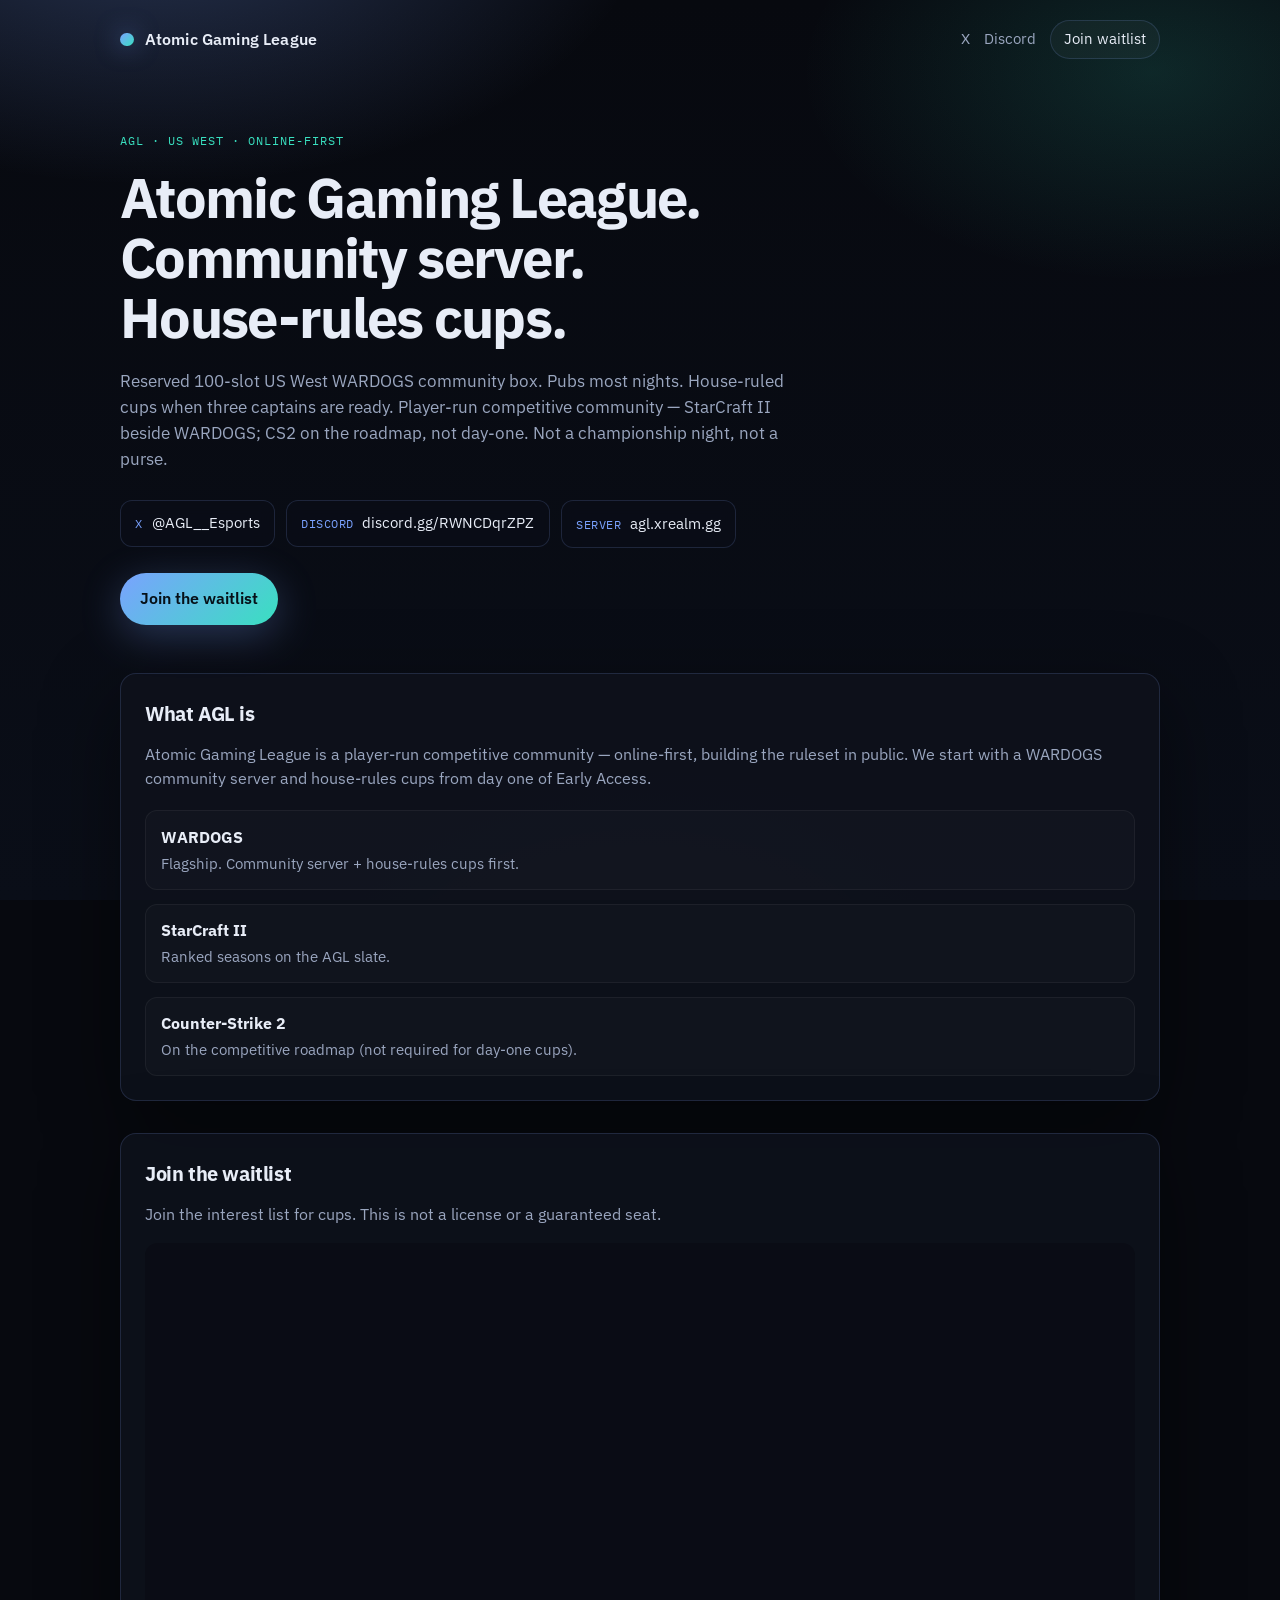
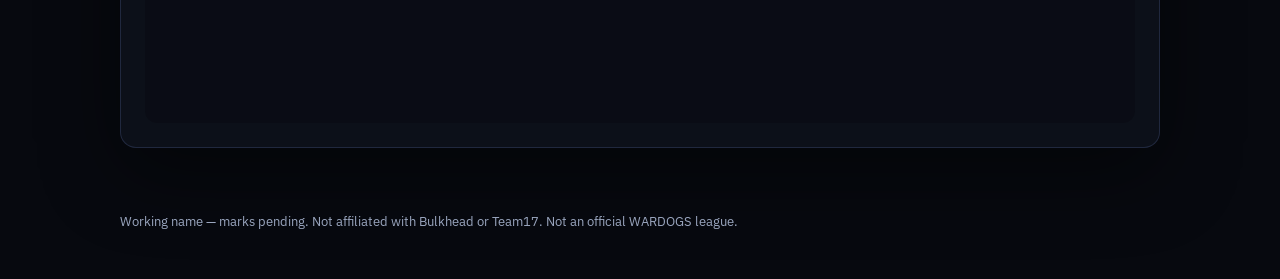
<file: index.html>
<!DOCTYPE html>
<html lang="en">
<head>
  <meta charset="utf-8" />
  <meta name="viewport" content="width=device-width, initial-scale=1" />
  <title>Atomic Gaming League — Waitlist</title>
  <meta name="description" content="Atomic Gaming League — player-run competitive community. Interest list for US West WARDOGS cups. Not a license." />
  <meta name="theme-color" content="#07090f" />
  <link rel="preconnect" href="https://fonts.googleapis.com" />
  <link rel="preconnect" href="https://fonts.gstatic.com" crossorigin />
  <link href="https://fonts.googleapis.com/css2?family=IBM+Plex+Sans:wght@400;500;600;700&family=IBM+Plex+Mono:wght@500&display=swap" rel="stylesheet" />
  <link rel="stylesheet" href="./styles.css" />
</head>
<body>
  <div class="bg" aria-hidden="true"></div>
  <header class="top">
    <div class="brand">
      <span class="mark" aria-hidden="true"></span>
      <span class="brand-text">Atomic Gaming League</span>
    </div>
    <nav class="nav" aria-label="Primary">
      <a href="https://x.com/AGL__Esports" rel="noopener noreferrer" target="_blank">X</a>
      <a href="https://discord.gg/RWNCDqrZPZ" rel="noopener noreferrer" target="_blank">Discord</a>
      <a href="#waitlist" class="nav-cta">Join waitlist</a>
    </nav>
  </header>

  <main>
    <section class="hero">
      <p class="eyebrow">AGL · US West · Online-first</p>
      <h1>Atomic Gaming League.<br />Community server.<br />House-rules cups.</h1>
      <p class="sub">
        Reserved 100-slot US West WARDOGS community box. Pubs most nights.
        House-ruled cups when three captains are ready. Player-run competitive community —
        StarCraft II beside WARDOGS; CS2 on the roadmap, not day-one. Not a championship night, not a purse.
      </p>
      <div class="join" aria-label="Join links">
        <a class="chip" href="https://x.com/AGL__Esports" rel="noopener noreferrer" target="_blank">
          <span class="chip-k">X</span>
          <span class="chip-v">@AGL__Esports</span>
        </a>
        <a class="chip" href="https://discord.gg/RWNCDqrZPZ" rel="noopener noreferrer" target="_blank">
          <span class="chip-k">Discord</span>
          <span class="chip-v">discord.gg/RWNCDqrZPZ</span>
        </a>
        <a class="chip" href="https://agl.xrealm.gg" rel="noopener noreferrer" target="_blank">
          <span class="chip-k">Server</span>
          <span class="chip-v">agl.xrealm.gg</span>
        </a>
      </div>
      <p class="cta-row">
        <a class="btn" href="#waitlist">Join the waitlist</a>
      </p>
    </section>

    <section class="panel about" id="about">
      <h2>What AGL is</h2>
      <p>
        Atomic Gaming League is a player-run competitive community — online-first, building the ruleset in public.
        We start with a WARDOGS community server and house-rules cups from day one of Early Access.
      </p>
      <ul class="games">
        <li>
          <strong>WARDOGS</strong>
          <span>Flagship. Community server + house-rules cups first.</span>
        </li>
        <li>
          <strong>StarCraft II</strong>
          <span>Ranked seasons on the AGL slate.</span>
        </li>
        <li>
          <strong>Counter-Strike 2</strong>
          <span>On the competitive roadmap (not required for day-one cups).</span>
        </li>
      </ul>
    </section>

    <section class="panel waitlist" id="waitlist">
      <h2>Join the waitlist</h2>
      <p class="waitlist-lead">Join the interest list for cups. This is not a license or a guaranteed seat.</p>
      <div class="tally-wrap">
        <iframe
          data-tally-src="https://tally.so/embed/LZrl7p?alignLeft=1&hideTitle=1&transparentBackground=1&dynamicHeight=1"
          loading="lazy"
          width="100%"
          height="480"
          frameborder="0"
          marginheight="0"
          marginwidth="0"
          title="Atomic Gaming League waitlist"
        ></iframe>
      </div>
    </section>
  </main>

  <footer class="foot">
    <p>Working name — marks pending. Not affiliated with Bulkhead or Team17. Not an official WARDOGS league.</p>
  </footer>

  <script>
    var d = document, w = "https://tally.so/widgets/embed.js",
      v = function () { "undefined" != typeof Tally ? Tally.loadEmbeds() : d.querySelectorAll("iframe[data-tally-src]:not([src])").forEach(function (e) { e.src = e.dataset.tallySrc }) };
    if ("undefined" != typeof Tally) v();
    else if (d.querySelector('script[src="' + w + '"]') == null) {
      var s = d.createElement("script"); s.src = w; s.onload = v; s.onerror = v; d.body.appendChild(s);
    }
  </script>
</body>
</html>
</file>
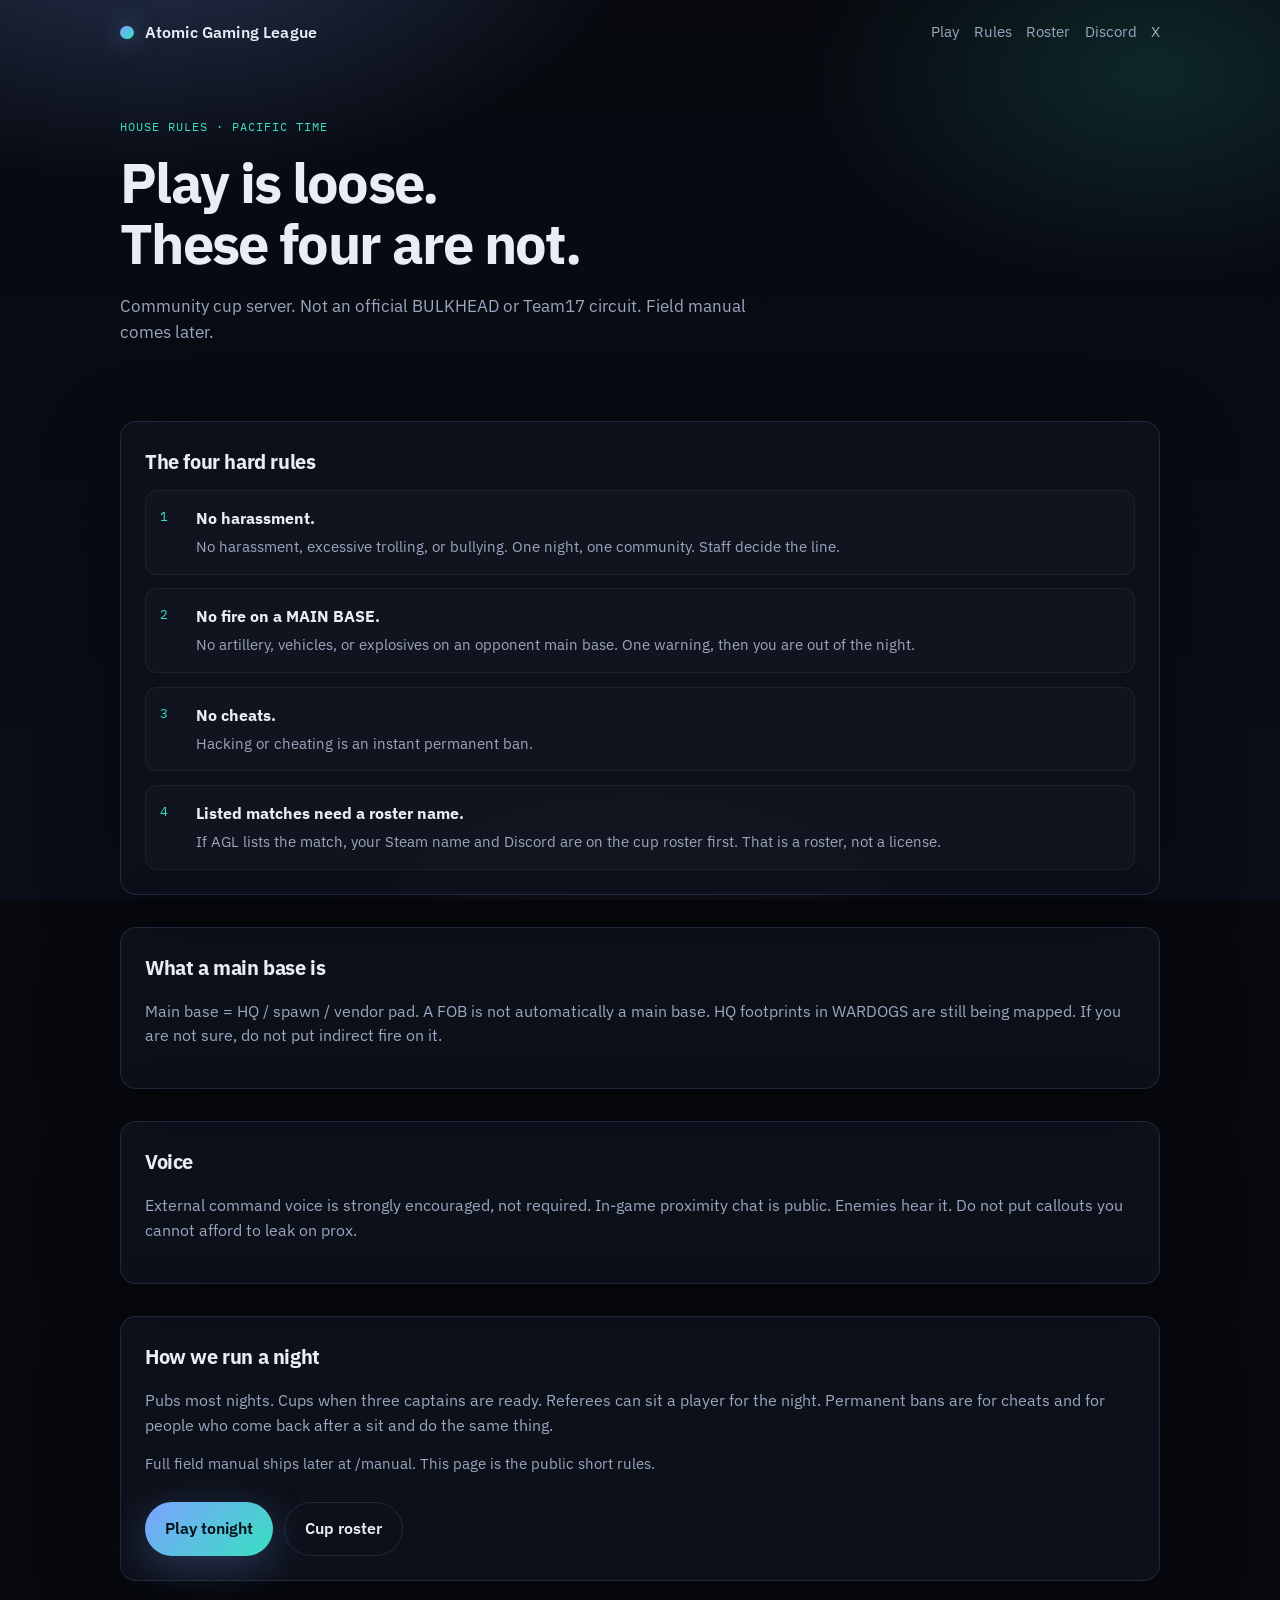
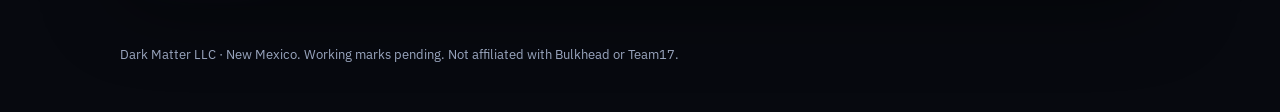
<file: rules.html>
<!DOCTYPE html>
<html lang="en">
<head>
  <meta charset="utf-8" />
  <meta name="viewport" content="width=device-width, initial-scale=1" />
  <title>House rules — Atomic Gaming League</title>
  <meta name="description" content="AGL house rules. Play is loose. Four hard lines: no harassment, no fire on a main base, no cheats, roster for listed matches." />
  <meta name="theme-color" content="#07090f" />
  <link rel="preconnect" href="https://fonts.googleapis.com" />
  <link rel="preconnect" href="https://fonts.gstatic.com" crossorigin />
  <link href="https://fonts.googleapis.com/css2?family=IBM+Plex+Sans:wght@400;500;600;700&family=IBM+Plex+Mono:wght@500&display=swap" rel="stylesheet" />
  <link rel="stylesheet" href="./styles.css" />
</head>
<body>
  <div class="bg" aria-hidden="true"></div>
  <header class="top">
    <a class="brand" href="/">
      <span class="mark" aria-hidden="true"></span>
      <span class="brand-text">Atomic Gaming League</span>
    </a>
    <nav class="nav" aria-label="Primary">
      <a href="/#play">Play</a>
      <a href="/rules">Rules</a>
      <a href="/#roster">Roster</a>
      <a href="https://discord.gg/RWNCDqrZPZ" rel="noopener noreferrer" target="_blank">Discord</a>
      <a href="https://x.com/AGL__Esports" rel="noopener noreferrer" target="_blank">X</a>
    </nav>
  </header>

  <main>
    <section class="hero">
      <p class="eyebrow">House rules · Pacific Time</p>
      <h1>Play is loose.<br />These four are not.</h1>
      <p class="sub">Community cup server. Not an official BULKHEAD or Team17 circuit. Field manual comes later.</p>
    </section>

    <section class="panel">
      <h2>The four hard rules</h2>
      <ol class="steps">
        <li>
          <strong>No harassment.</strong>
          <span>No harassment, excessive trolling, or bullying. One night, one community. Staff decide the line.</span>
        </li>
        <li>
          <strong>No fire on a MAIN BASE.</strong>
          <span>No artillery, vehicles, or explosives on an opponent main base. One warning, then you are out of the night.</span>
        </li>
        <li>
          <strong>No cheats.</strong>
          <span>Hacking or cheating is an instant permanent ban.</span>
        </li>
        <li>
          <strong>Listed matches need a roster name.</strong>
          <span>If AGL lists the match, your Steam name and Discord are on the cup roster first. That is a roster, not a license.</span>
        </li>
      </ol>
    </section>

    <section class="panel">
      <h2>What a main base is</h2>
      <p>
        Main base = HQ / spawn / vendor pad. A FOB is not automatically a main base.
        HQ footprints in WARDOGS are still being mapped. If you are not sure, do not put indirect fire on it.
      </p>
    </section>

    <section class="panel">
      <h2>Voice</h2>
      <p>
        External command voice is strongly encouraged, not required. In-game proximity chat is public.
        Enemies hear it. Do not put callouts you cannot afford to leak on prox.
      </p>
    </section>

    <section class="panel">
      <h2>How we run a night</h2>
      <p>
        Pubs most nights. Cups when three captains are ready. Referees can sit a player for the night.
        Permanent bans are for cheats and for people who come back after a sit and do the same thing.
      </p>
      <p class="note">Full field manual ships later at /manual. This page is the public short rules.</p>
      <p class="cta-row">
        <a class="btn" href="/#play">Play tonight</a>
        <a class="btn btn-ghost" href="/#roster">Cup roster</a>
      </p>
    </section>
  </main>

  <footer class="foot">
    <p>Dark Matter LLC · New Mexico. Working marks pending. Not affiliated with Bulkhead or Team17.</p>
  </footer>
</body>
</html>
</file>
<file: styles.css>
:root {
  --bg: #07090f;
  --panel: rgba(14, 18, 28, 0.88);
  --line: rgba(140, 170, 255, 0.16);
  --text: #e8edf7;
  --muted: #9aa6bf;
  --accent: #7aa2ff;
  --accent-2: #39e0c0;
  --danger-soft: #ff7a59;
  --radius: 16px;
  --shadow: 0 24px 80px rgba(0, 0, 0, 0.45);
  --font: "IBM Plex Sans", system-ui, sans-serif;
  --mono: "IBM Plex Mono", ui-monospace, monospace;
}

* { box-sizing: border-box; }
html { scroll-behavior: smooth; }
body {
  margin: 0;
  min-height: 100vh;
  font-family: var(--font);
  color: var(--text);
  background: var(--bg);
  line-height: 1.55;
}
a { color: var(--accent); }
a:hover { color: var(--text); }
.bg {
  position: fixed;
  inset: 0;
  z-index: -1;
  background:
    radial-gradient(900px 500px at 12% -10%, rgba(122, 162, 255, 0.28), transparent 55%),
    radial-gradient(700px 420px at 90% 8%, rgba(57, 224, 192, 0.14), transparent 50%),
    radial-gradient(800px 500px at 50% 110%, rgba(255, 122, 89, 0.08), transparent 45%),
    linear-gradient(180deg, #07090f 0%, #0a0e18 100%);
}
.top {
  max-width: 1080px;
  margin: 0 auto;
  padding: 1.25rem 1.25rem 0;
  display: flex;
  align-items: center;
  justify-content: space-between;
  gap: 1rem;
}
.brand {
  display: flex;
  align-items: center;
  gap: 0.7rem;
  font-weight: 600;
  letter-spacing: 0.01em;
  text-decoration: none;
  color: inherit;
}
.mark {
  width: 0.85rem; height: 0.85rem; border-radius: 999px;
  background: linear-gradient(135deg, var(--accent), var(--accent-2));
  box-shadow: 0 0 24px rgba(122, 162, 255, 0.55);
}
.nav { display: flex; align-items: center; gap: 0.9rem; font-size: 0.92rem; color: var(--muted); flex-wrap: wrap; justify-content: flex-end; }
.nav a { text-decoration: none; color: inherit; }
.nav a:hover { color: var(--text); }
.nav-cta {
  padding: 0.45rem 0.8rem;
  border: 1px solid var(--line);
  border-radius: 999px;
  color: var(--text) !important;
  background: rgba(255,255,255,0.03);
}
main { max-width: 1080px; margin: 0 auto; padding: 2.5rem 1.25rem 4rem; }
.hero { padding: 2rem 0 1rem; }
.eyebrow {
  font-family: var(--mono);
  font-size: 0.78rem;
  letter-spacing: 0.08em;
  text-transform: uppercase;
  color: var(--accent-2);
  margin: 0 0 1rem;
}
h1 {
  margin: 0;
  font-size: clamp(2.1rem, 5vw, 3.5rem);
  line-height: 1.08;
  letter-spacing: -0.03em;
  font-weight: 700;
}
.sub, .lead {
  max-width: 42rem;
  margin: 1.25rem 0 1.75rem;
  color: var(--muted);
  font-size: 1.05rem;
}
.lead { margin: 0 0 1rem; font-size: 1rem; }
.join { display: flex; flex-wrap: wrap; gap: 0.7rem; }
.chip {
  display: inline-flex;
  align-items: baseline;
  gap: 0.55rem;
  text-decoration: none;
  color: inherit;
  padding: 0.7rem 0.9rem;
  border-radius: 12px;
  border: 1px solid var(--line);
  background: rgba(10, 14, 24, 0.7);
  backdrop-filter: blur(8px);
  transition: border-color 0.15s ease, transform 0.15s ease;
}
.chip:hover { border-color: rgba(122, 162, 255, 0.45); transform: translateY(-1px); color: inherit; }
.chip-k { font-family: var(--mono); font-size: 0.72rem; color: var(--accent); letter-spacing: 0.04em; text-transform: uppercase; }
.chip-v { font-size: 0.92rem; }
.cta-row { margin: 1.6rem 0 0; display: flex; flex-wrap: wrap; gap: 0.7rem; }
.btn {
  display: inline-flex;
  align-items: center;
  justify-content: center;
  text-decoration: none;
  padding: 0.85rem 1.25rem;
  border-radius: 999px;
  font-weight: 600;
  color: #061018;
  background: linear-gradient(135deg, var(--accent), var(--accent-2));
  box-shadow: 0 10px 40px rgba(122, 162, 255, 0.28);
}
.btn:hover { filter: brightness(1.05); color: #061018; }
.btn-ghost {
  color: var(--text);
  background: transparent;
  box-shadow: none;
  border: 1px solid var(--line);
}
.btn-ghost:hover { color: var(--text); filter: none; border-color: rgba(122, 162, 255, 0.45); }
.panel {
  margin-top: 2rem;
  padding: 1.5rem;
  border-radius: var(--radius);
  border: 1px solid var(--line);
  background: var(--panel);
  box-shadow: var(--shadow);
}
.panel h2 { margin: 0 0 0.8rem; font-size: 1.25rem; letter-spacing: -0.02em; }
.panel p { color: var(--muted); }
.about p { margin: 0 0 1.2rem; }
.games { list-style: none; margin: 0; padding: 0; display: grid; gap: 0.85rem; }
.games li {
  display: grid;
  gap: 0.2rem;
  padding: 0.85rem 0.95rem;
  border-radius: 12px;
  border: 1px solid rgba(255,255,255,0.05);
  background: rgba(255,255,255,0.02);
}
.games strong { font-size: 0.98rem; color: var(--text); }
.games span { color: var(--muted); font-size: 0.92rem; }
.steps {
  list-style: none;
  margin: 0;
  padding: 0;
  display: grid;
  gap: 0.85rem;
  counter-reset: step;
}
.steps li {
  display: grid;
  gap: 0.25rem;
  padding: 0.95rem 0.95rem 0.95rem 3.1rem;
  border-radius: 12px;
  border: 1px solid rgba(255,255,255,0.05);
  background: rgba(255,255,255,0.02);
  position: relative;
  counter-increment: step;
}
.steps li::before {
  content: counter(step);
  position: absolute;
  left: 0.9rem;
  top: 1rem;
  font-family: var(--mono);
  font-size: 0.8rem;
  color: var(--accent-2);
}
.steps strong { color: var(--text); }
.steps span { color: var(--muted); font-size: 0.95rem; }
.hard {
  margin: 0 0 1rem;
  padding-left: 1.15rem;
  color: var(--text);
}
.hard li { margin: 0.45rem 0; }
.note { font-size: 0.92rem; color: var(--muted); }
.waitlist-lead { margin: 0 0 1rem; color: var(--muted); }
.tally-wrap {
  border-radius: 12px;
  overflow: hidden;
  background: rgba(0,0,0,0.18);
  min-height: 420px;
}
.tally-wrap iframe { display: block; border: 0; width: 100%; }
.foot {
  max-width: 1080px;
  margin: 0 auto;
  padding: 0 1.25rem 2.5rem;
  color: var(--muted);
  font-size: 0.82rem;
}
.foot p { margin: 0 0 0.45rem; max-width: 46rem; }

@media (max-width: 720px) {
  .nav a:not(.nav-cta) { font-size: 0.82rem; }
  .hero { padding-top: 1.25rem; }
  .panel { padding: 1.15rem; }
}
</file>
